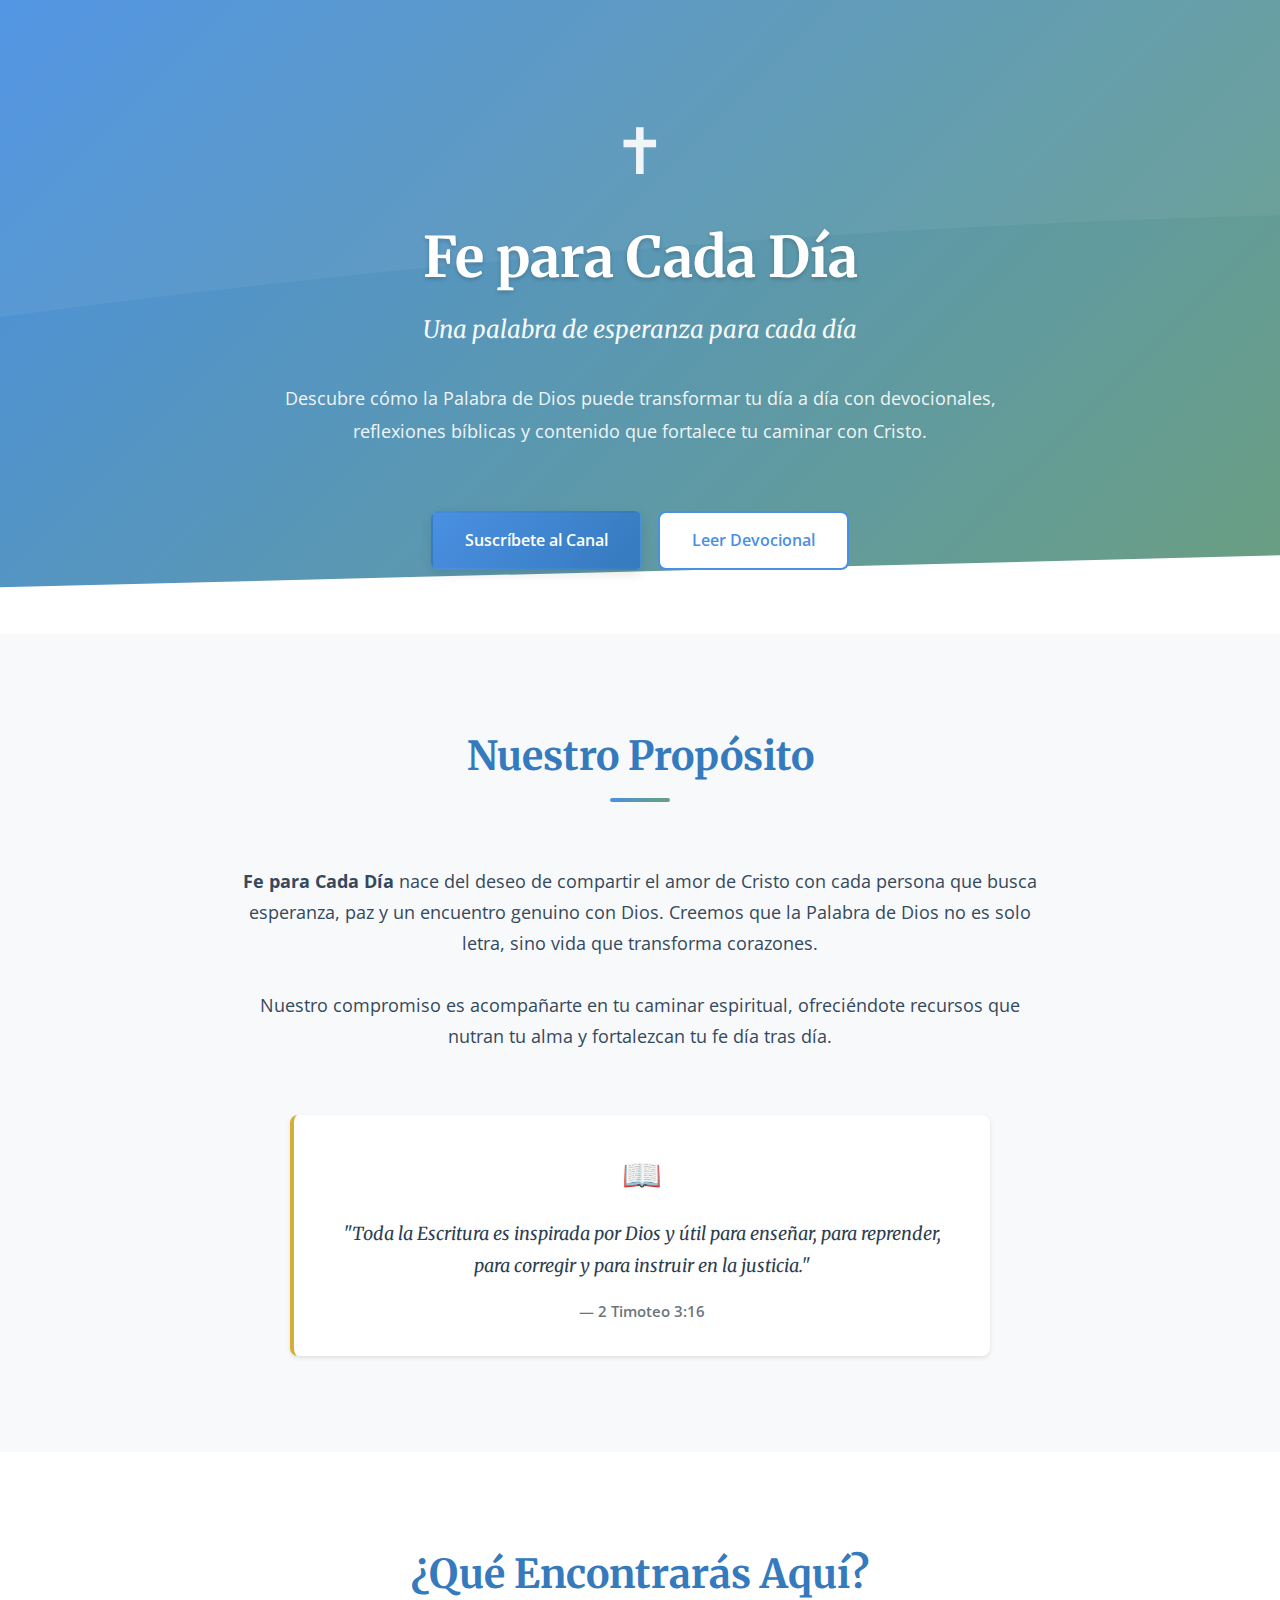
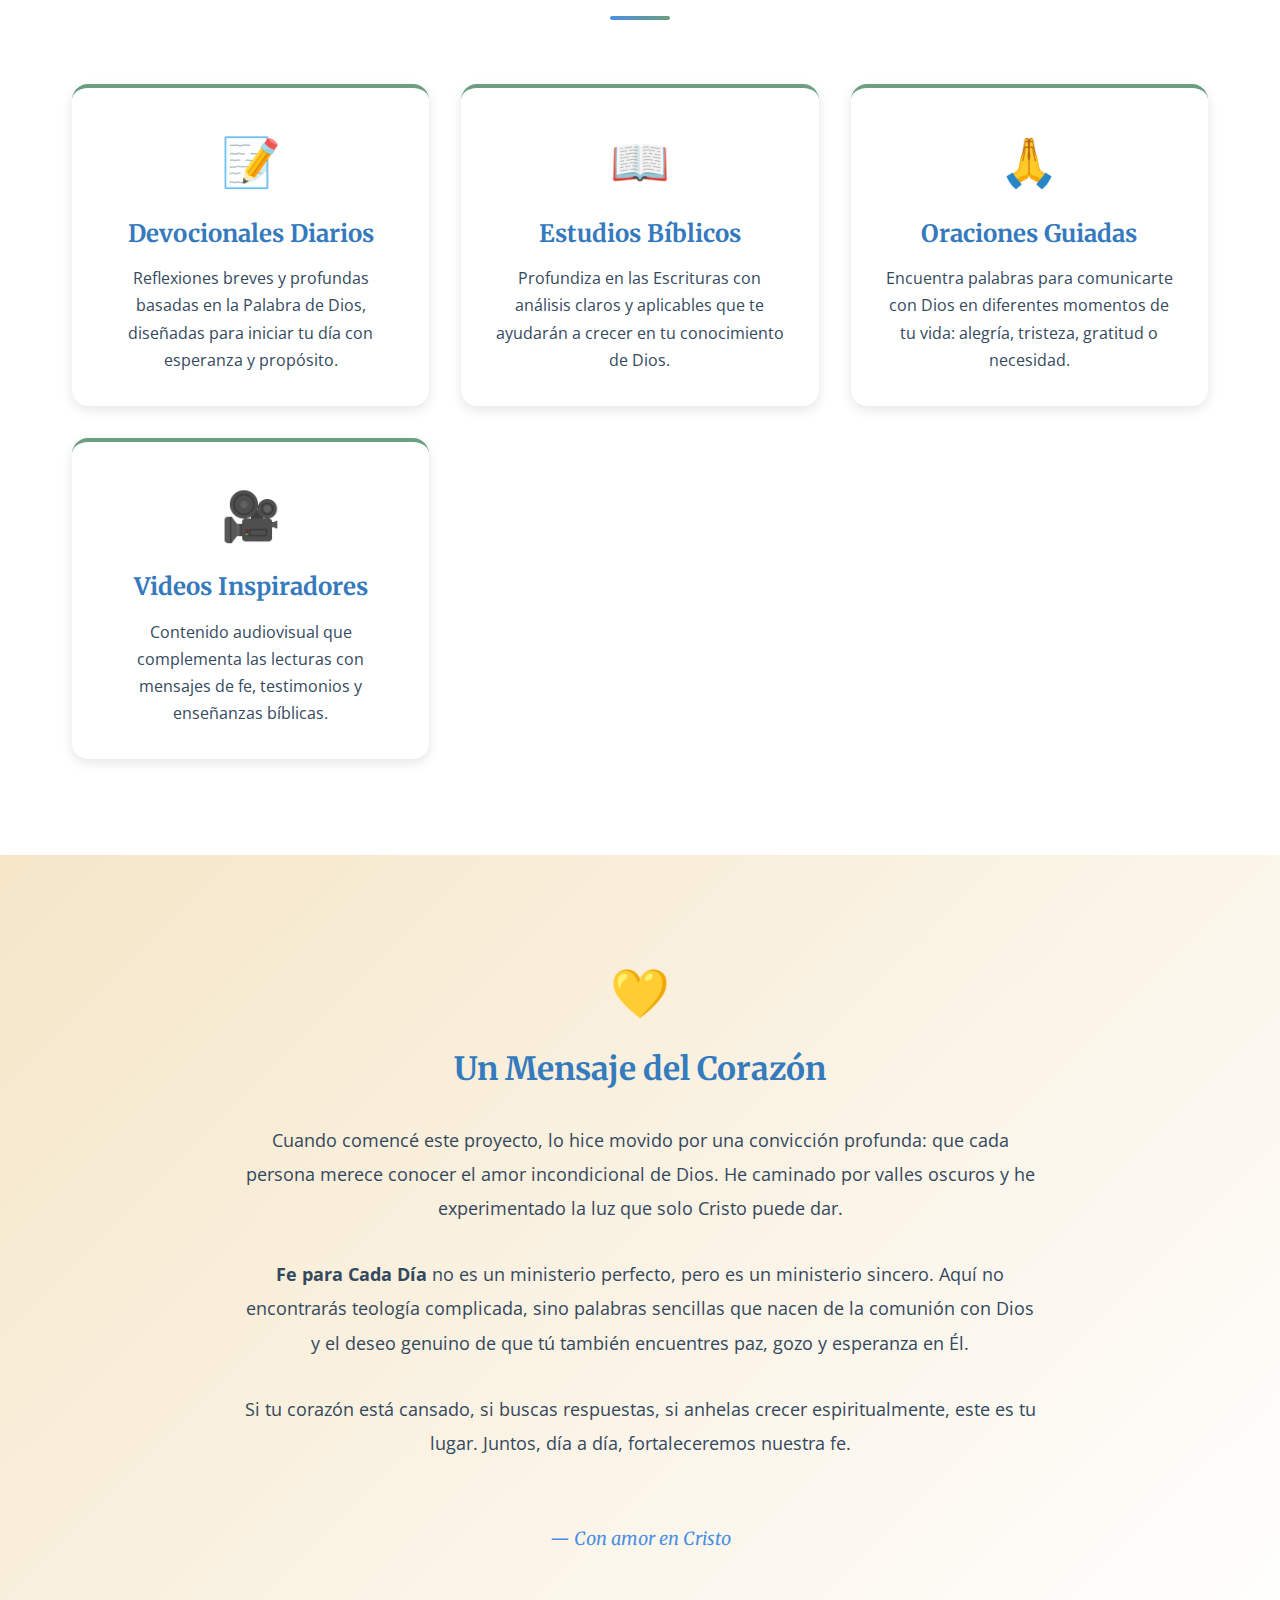
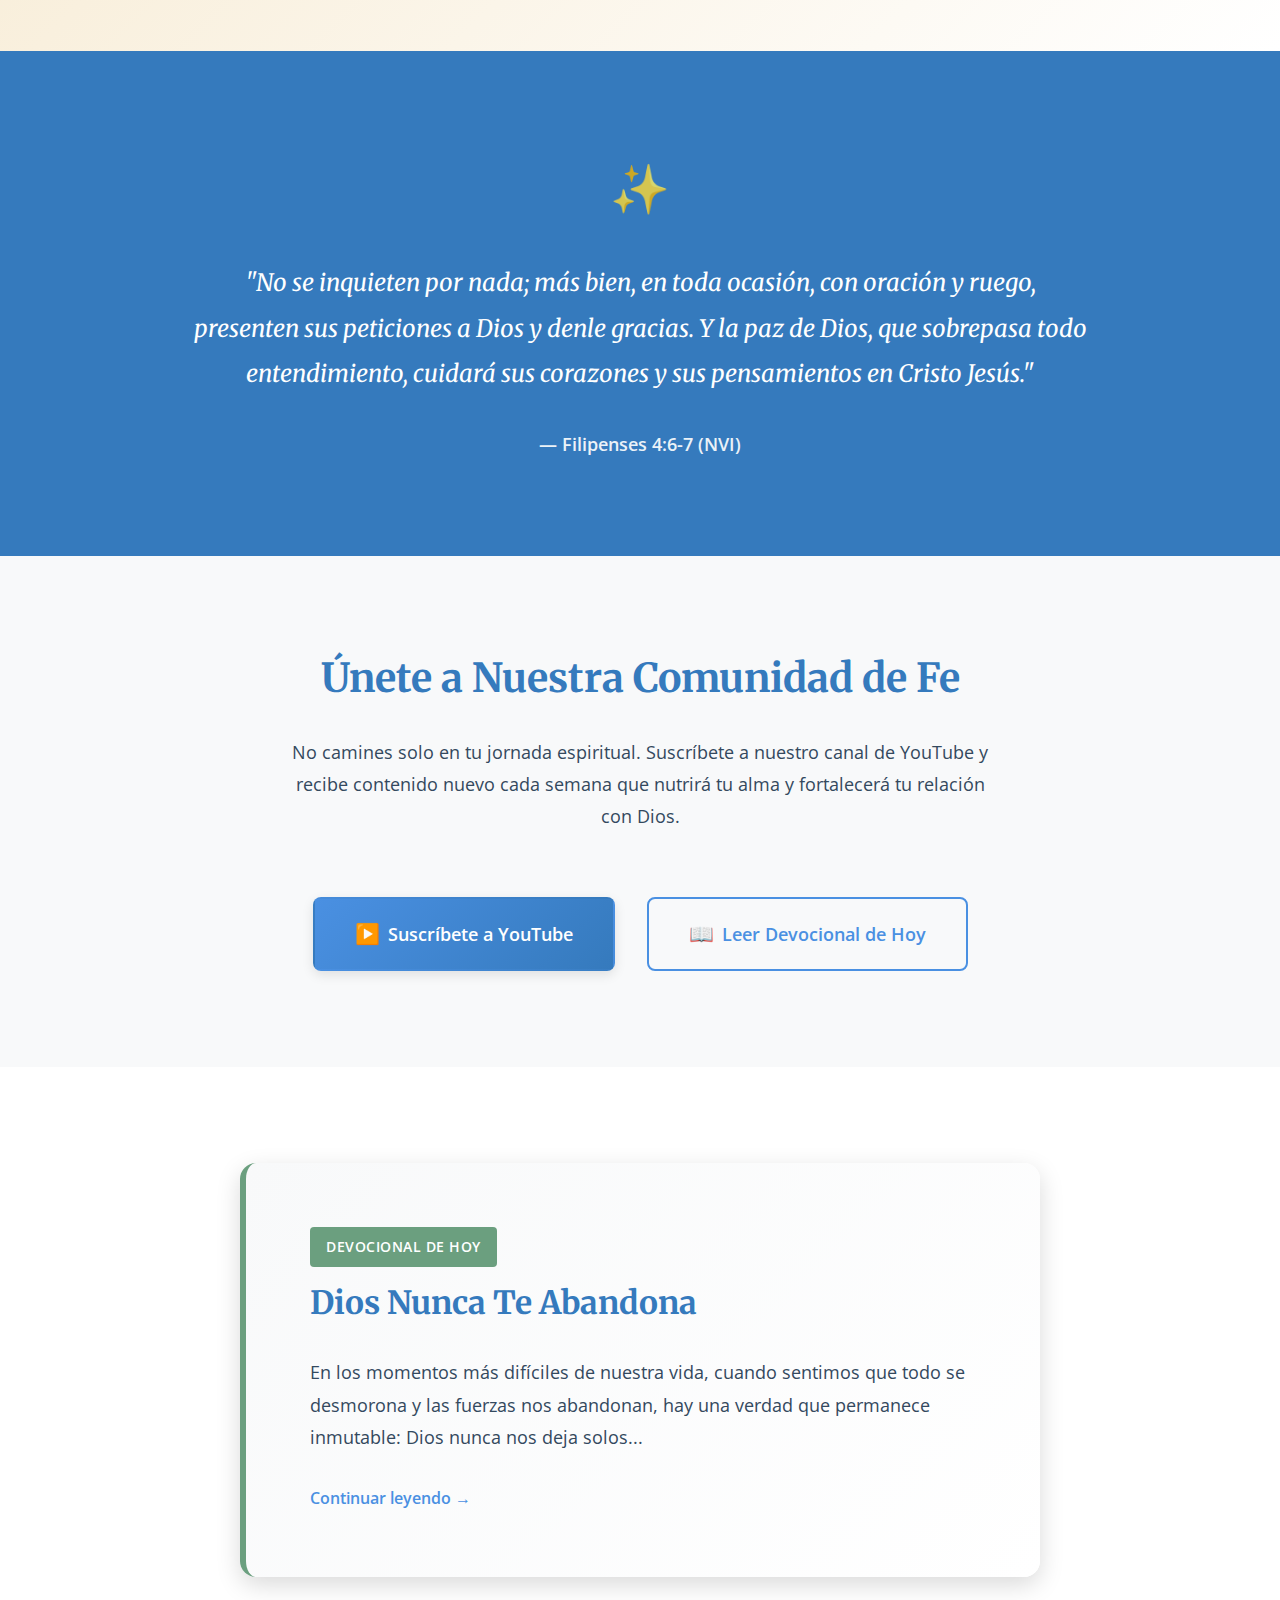
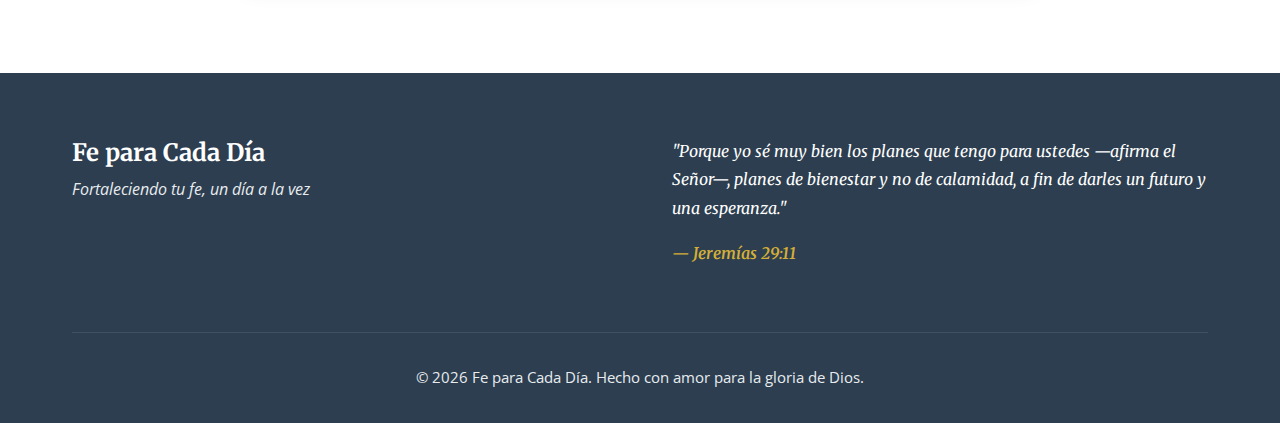
<file: index.html>
<!DOCTYPE html>
<html lang="es">
<head>
    <meta charset="UTF-8">
    <meta name="viewport" content="width=device-width, initial-scale=1.0">
    <meta name="description" content="Fe para Cada Día - Devocionales, reflexiones bíblicas y contenido que fortalece tu fe cristiana">
    <title>Fe para Cada Día | Una palabra de esperanza para cada día</title>
    <link rel="stylesheet" href="styles.css">
    <link rel="preconnect" href="https://fonts.googleapis.com">
    <link rel="preconnect" href="https://fonts.gstatic.com" crossorigin>
    <link href="https://fonts.googleapis.com/css2?family=Merriweather:wght@300;400;700&family=Open+Sans:wght@300;400;600;700&display=swap" rel="stylesheet">
</head>
<body>
    <!-- Hero Section -->
    <section class="hero">
        <div class="hero-content">
            <div class="hero-icon">✝</div>
            <h1 class="hero-title">Fe para Cada Día</h1>
            <p class="hero-subtitle">Una palabra de esperanza para cada día</p>
            <p class="hero-description">
                Descubre cómo la Palabra de Dios puede transformar tu día a día con devocionales, 
                reflexiones bíblicas y contenido que fortalece tu caminar con Cristo.
            </p>
            <div class="hero-ctas">
                <a href="#suscribirse" class="btn btn-primary">Suscríbete al Canal</a>
                <a href="#devocional" class="btn btn-secondary">Leer Devocional</a>
            </div>
        </div>
        <div class="hero-wave"></div>
    </section>

    <!-- Propósito Section -->
    <section class="purpose">
        <div class="container">
            <h2 class="section-title">Nuestro Propósito</h2>
            <p class="purpose-text">
                <strong>Fe para Cada Día</strong> nace del deseo de compartir el amor de Cristo con cada persona 
                que busca esperanza, paz y un encuentro genuino con Dios. Creemos que la Palabra de Dios 
                no es solo letra, sino vida que transforma corazones.
            </p>
            <p class="purpose-text">
                Nuestro compromiso es acompañarte en tu caminar espiritual, ofreciéndote recursos 
                que nutran tu alma y fortalezcan tu fe día tras día.
            </p>
            <div class="purpose-verse">
                <span class="verse-icon">📖</span>
                <p class="verse-text">
                    "Toda la Escritura es inspirada por Dios y útil para enseñar, para reprender, 
                    para corregir y para instruir en la justicia."
                </p>
                <p class="verse-reference">— 2 Timoteo 3:16</p>
            </div>
        </div>
    </section>

    <!-- Contenido Section -->
    <section class="content-section">
        <div class="container">
            <h2 class="section-title">¿Qué Encontrarás Aquí?</h2>
            <div class="content-grid">
                <div class="content-card">
                    <div class="card-icon">📝</div>
                    <h3>Devocionales Diarios</h3>
                    <p>
                        Reflexiones breves y profundas basadas en la Palabra de Dios, 
                        diseñadas para iniciar tu día con esperanza y propósito.
                    </p>
                </div>
                <div class="content-card">
                    <div class="card-icon">📖</div>
                    <h3>Estudios Bíblicos</h3>
                    <p>
                        Profundiza en las Escrituras con análisis claros y aplicables 
                        que te ayudarán a crecer en tu conocimiento de Dios.
                    </p>
                </div>
                <div class="content-card">
                    <div class="card-icon">🙏</div>
                    <h3>Oraciones Guiadas</h3>
                    <p>
                        Encuentra palabras para comunicarte con Dios en diferentes momentos 
                        de tu vida: alegría, tristeza, gratitud o necesidad.
                    </p>
                </div>
                <div class="content-card">
                    <div class="card-icon">🎥</div>
                    <h3>Videos Inspiradores</h3>
                    <p>
                        Contenido audiovisual que complementa las lecturas con mensajes 
                        de fe, testimonios y enseñanzas bíblicas.
                    </p>
                </div>
            </div>
        </div>
    </section>

    <!-- Testimonio Section -->
    <section class="testimony">
        <div class="container">
            <div class="testimony-content">
                <div class="testimony-icon">💛</div>
                <h2 class="testimony-title">Un Mensaje del Corazón</h2>
                <p class="testimony-text">
                    Cuando comencé este proyecto, lo hice movido por una convicción profunda: 
                    que cada persona merece conocer el amor incondicional de Dios. He caminado 
                    por valles oscuros y he experimentado la luz que solo Cristo puede dar.
                </p>
                <p class="testimony-text">
                    <strong>Fe para Cada Día</strong> no es un ministerio perfecto, pero es un ministerio 
                    sincero. Aquí no encontrarás teología complicada, sino palabras sencillas que nacen 
                    de la comunión con Dios y el deseo genuino de que tú también encuentres paz, gozo 
                    y esperanza en Él.
                </p>
                <p class="testimony-text">
                    Si tu corazón está cansado, si buscas respuestas, si anhelas crecer espiritualmente, 
                    este es tu lugar. Juntos, día a día, fortaleceremos nuestra fe.
                </p>
                <p class="testimony-signature">— Con amor en Cristo</p>
            </div>
        </div>
    </section>

    <!-- Versículo Destacado Section -->
    <section class="featured-verse">
        <div class="container">
            <div class="verse-box">
                <div class="verse-decoration">✨</div>
                <p class="featured-verse-text">
                    "No se inquieten por nada; más bien, en toda ocasión, con oración y ruego, 
                    presenten sus peticiones a Dios y denle gracias. Y la paz de Dios, que sobrepasa 
                    todo entendimiento, cuidará sus corazones y sus pensamientos en Cristo Jesús."
                </p>
                <p class="featured-verse-reference">— Filipenses 4:6-7 (NVI)</p>
            </div>
        </div>
    </section>

    <!-- CTA Section -->
    <section class="cta-section" id="suscribirse">
        <div class="container">
            <h2 class="cta-title">Únete a Nuestra Comunidad de Fe</h2>
            <p class="cta-description">
                No camines solo en tu jornada espiritual. Suscríbete a nuestro canal de YouTube 
                y recibe contenido nuevo cada semana que nutrirá tu alma y fortalecerá tu relación con Dios.
            </p>
            <div class="cta-buttons">
                <a href="https://youtube.com/@TuCanal" target="_blank" class="btn btn-primary btn-large">
                    <span class="btn-icon">▶️</span>
                    Suscríbete a YouTube
                </a>
                <a href="#devocional" class="btn btn-outline btn-large">
                    <span class="btn-icon">📖</span>
                    Leer Devocional de Hoy
                </a>
            </div>
        </div>
    </section>

    <!-- Devocional Preview Section -->
    <section class="devocional-preview" id="devocional">
        <div class="container">
            <div class="devocional-box">
                <span class="devocional-label">Devocional de Hoy</span>
                <h3 class="devocional-title">Dios Nunca Te Abandona</h3>
                <p class="devocional-excerpt">
                    En los momentos más difíciles de nuestra vida, cuando sentimos que todo se desmorona 
                    y las fuerzas nos abandonan, hay una verdad que permanece inmutable: Dios nunca nos deja solos...
                </p>
                <a href="#" class="btn btn-text">Continuar leyendo →</a>
            </div>
        </div>
    </section>

    <!-- Footer -->
    <footer class="footer">
        <div class="container">
            <div class="footer-content">
                <div class="footer-brand">
                    <h3>Fe para Cada Día</h3>
                    <p>Fortaleciendo tu fe, un día a la vez</p>
                </div>
                <div class="footer-message">
                    <p>
                        "Porque yo sé muy bien los planes que tengo para ustedes —afirma el Señor—, 
                        planes de bienestar y no de calamidad, a fin de darles un futuro y una esperanza."
                    </p>
                    <p class="footer-verse">— Jeremías 29:11</p>
                </div>
            </div>
            <div class="footer-bottom">
                <p>&copy; 2026 Fe para Cada Día. Hecho con amor para la gloria de Dios.</p>
            </div>
        </div>
    </footer>
</body>
</html>
</file>
<file: styles.css>
/* ===================================
   Variables y Reset
   =================================== */
:root {
    /* Colores principales */
    --color-primary: #4A90E2;        /* Azul sereno */
    --color-primary-dark: #357ABD;   /* Azul oscuro */
    --color-secondary: #6B9F7F;      /* Verde esperanza */
    --color-accent: #D4AF37;         /* Dorado suave */
    --color-accent-light: #F5E6C8;   /* Dorado muy claro */
    
    /* Colores neutros */
    --color-white: #FFFFFF;
    --color-light: #F8F9FA;
    --color-gray-light: #E9ECEF;
    --color-gray: #6C757D;
    --color-dark: #2C3E50;
    --color-text: #34495E;
    
    /* Tipografía */
    --font-primary: 'Open Sans', sans-serif;
    --font-heading: 'Merriweather', serif;
    
    /* Espaciado */
    --spacing-xs: 0.5rem;
    --spacing-sm: 1rem;
    --spacing-md: 2rem;
    --spacing-lg: 4rem;
    --spacing-xl: 6rem;
    
    /* Sombras */
    --shadow-sm: 0 2px 4px rgba(0, 0, 0, 0.1);
    --shadow-md: 0 4px 12px rgba(0, 0, 0, 0.1);
    --shadow-lg: 0 8px 24px rgba(0, 0, 0, 0.15);
    
    /* Bordes */
    --radius-sm: 4px;
    --radius-md: 8px;
    --radius-lg: 16px;
}

* {
    margin: 0;
    padding: 0;
    box-sizing: border-box;
}

body {
    font-family: var(--font-primary);
    color: var(--color-text);
    line-height: 1.7;
    background-color: var(--color-white);
}

.container {
    max-width: 1200px;
    margin: 0 auto;
    padding: 0 var(--spacing-md);
}

/* ===================================
   Tipografía
   =================================== */
h1, h2, h3, h4, h5, h6 {
    font-family: var(--font-heading);
    color: var(--color-dark);
    line-height: 1.3;
    margin-bottom: var(--spacing-sm);
}

.section-title {
    font-size: 2.5rem;
    text-align: center;
    margin-bottom: var(--spacing-lg);
    color: var(--color-primary-dark);
    position: relative;
}

.section-title::after {
    content: '';
    display: block;
    width: 60px;
    height: 4px;
    background: linear-gradient(90deg, var(--color-primary), var(--color-secondary));
    margin: var(--spacing-sm) auto 0;
    border-radius: 2px;
}

/* ===================================
   Botones
   =================================== */
.btn {
    display: inline-flex;
    align-items: center;
    gap: var(--spacing-xs);
    padding: 0.875rem 2rem;
    font-family: var(--font-primary);
    font-size: 1rem;
    font-weight: 600;
    text-decoration: none;
    border-radius: var(--radius-md);
    transition: all 0.3s ease;
    cursor: pointer;
    border: 2px solid transparent;
    text-align: center;
}

.btn-primary {
    background: linear-gradient(135deg, var(--color-primary), var(--color-primary-dark));
    color: var(--color-white);
    box-shadow: var(--shadow-md);
}

.btn-primary:hover {
    transform: translateY(-2px);
    box-shadow: var(--shadow-lg);
}

.btn-secondary {
    background: var(--color-white);
    color: var(--color-primary);
    border-color: var(--color-primary);
}

.btn-secondary:hover {
    background: var(--color-primary);
    color: var(--color-white);
}

.btn-outline {
    background: transparent;
    color: var(--color-primary);
    border-color: var(--color-primary);
}

.btn-outline:hover {
    background: var(--color-primary);
    color: var(--color-white);
}

.btn-large {
    padding: 1.125rem 2.5rem;
    font-size: 1.125rem;
}

.btn-text {
    padding: 0;
    background: transparent;
    color: var(--color-primary);
    border: none;
    box-shadow: none;
    font-weight: 600;
}

.btn-text:hover {
    color: var(--color-primary-dark);
    transform: translateX(4px);
}

.btn-icon {
    font-size: 1.25rem;
}

/* ===================================
   Hero Section
   =================================== */
.hero {
    position: relative;
    background: linear-gradient(135deg, #4A90E2 0%, #6B9F7F 100%);
    color: var(--color-white);
    padding: var(--spacing-xl) var(--spacing-md) var(--spacing-lg);
    text-align: center;
    overflow: hidden;
}

.hero::before {
    content: '';
    position: absolute;
    top: 0;
    left: 0;
    right: 0;
    bottom: 0;
    background: url('data:image/svg+xml,<svg xmlns="http://www.w3.org/2000/svg" viewBox="0 0 1200 120" opacity="0.1"><path fill="%23ffffff" d="M0,0 L1200,0 L1200,60 Q900,100 600,60 T0,60 Z"/></svg>');
    background-size: cover;
    opacity: 0.5;
}

.hero-content {
    position: relative;
    z-index: 1;
    max-width: 800px;
    margin: 0 auto;
}

.hero-icon {
    font-size: 4rem;
    margin-bottom: var(--spacing-sm);
    opacity: 0.9;
}

.hero-title {
    font-size: 3.5rem;
    font-weight: 700;
    color: var(--color-white);
    margin-bottom: var(--spacing-sm);
    text-shadow: 0 2px 4px rgba(0, 0, 0, 0.2);
}

.hero-subtitle {
    font-size: 1.5rem;
    font-family: var(--font-heading);
    font-style: italic;
    margin-bottom: var(--spacing-md);
    opacity: 0.95;
}

.hero-description {
    font-size: 1.125rem;
    line-height: 1.8;
    margin-bottom: var(--spacing-lg);
    opacity: 0.9;
}

.hero-ctas {
    display: flex;
    gap: var(--spacing-sm);
    justify-content: center;
    flex-wrap: wrap;
}

.hero-wave {
    position: absolute;
    bottom: -1px;
    left: 0;
    width: 100%;
    height: 80px;
    background: var(--color-white);
    clip-path: polygon(0 40%, 100% 0, 100% 100%, 0 100%);
}

/* ===================================
   Purpose Section
   =================================== */
.purpose {
    padding: var(--spacing-xl) var(--spacing-md);
    background: var(--color-light);
}

.purpose-text {
    max-width: 800px;
    margin: 0 auto var(--spacing-md);
    font-size: 1.125rem;
    text-align: center;
    color: var(--color-text);
}

.purpose-verse {
    max-width: 700px;
    margin: var(--spacing-lg) auto 0;
    padding: var(--spacing-md);
    background: var(--color-white);
    border-left: 4px solid var(--color-accent);
    border-radius: var(--radius-md);
    box-shadow: var(--shadow-sm);
    text-align: center;
}

.verse-icon {
    font-size: 2rem;
    display: block;
    margin-bottom: var(--spacing-sm);
}

.verse-text {
    font-family: var(--font-heading);
    font-size: 1.125rem;
    font-style: italic;
    color: var(--color-dark);
    margin-bottom: var(--spacing-sm);
    line-height: 1.8;
}

.verse-reference {
    font-size: 0.95rem;
    color: var(--color-gray);
    font-weight: 600;
}

/* ===================================
   Content Section
   =================================== */
.content-section {
    padding: var(--spacing-xl) var(--spacing-md);
    background: var(--color-white);
}

.content-grid {
    display: grid;
    grid-template-columns: repeat(auto-fit, minmax(280px, 1fr));
    gap: var(--spacing-md);
    margin-top: var(--spacing-lg);
}

.content-card {
    background: var(--color-white);
    padding: var(--spacing-md);
    border-radius: var(--radius-lg);
    box-shadow: var(--shadow-md);
    text-align: center;
    transition: transform 0.3s ease, box-shadow 0.3s ease;
    border-top: 4px solid var(--color-secondary);
}

.content-card:hover {
    transform: translateY(-8px);
    box-shadow: var(--shadow-lg);
}

.card-icon {
    font-size: 3rem;
    margin-bottom: var(--spacing-sm);
}

.content-card h3 {
    font-size: 1.5rem;
    color: var(--color-primary-dark);
    margin-bottom: var(--spacing-sm);
}

.content-card p {
    color: var(--color-text);
    line-height: 1.7;
}

/* ===================================
   Testimony Section
   =================================== */
.testimony {
    padding: var(--spacing-xl) var(--spacing-md);
    background: linear-gradient(135deg, var(--color-accent-light) 0%, var(--color-white) 100%);
}

.testimony-content {
    max-width: 800px;
    margin: 0 auto;
    text-align: center;
}

.testimony-icon {
    font-size: 3rem;
    margin-bottom: var(--spacing-sm);
}

.testimony-title {
    font-size: 2rem;
    color: var(--color-primary-dark);
    margin-bottom: var(--spacing-md);
}

.testimony-text {
    font-size: 1.125rem;
    line-height: 1.9;
    margin-bottom: var(--spacing-md);
    color: var(--color-text);
}

.testimony-signature {
    font-family: var(--font-heading);
    font-style: italic;
    font-size: 1.125rem;
    color: var(--color-primary);
    margin-top: var(--spacing-lg);
}

/* ===================================
   Featured Verse Section
   =================================== */
.featured-verse {
    padding: var(--spacing-xl) var(--spacing-md);
    background: var(--color-primary-dark);
    color: var(--color-white);
}

.verse-box {
    max-width: 900px;
    margin: 0 auto;
    text-align: center;
}

.verse-decoration {
    font-size: 3rem;
    margin-bottom: var(--spacing-md);
    opacity: 0.8;
}

.featured-verse-text {
    font-family: var(--font-heading);
    font-size: 1.5rem;
    line-height: 1.9;
    font-style: italic;
    margin-bottom: var(--spacing-md);
}

.featured-verse-reference {
    font-size: 1.125rem;
    opacity: 0.9;
    font-weight: 600;
}

/* ===================================
   CTA Section
   =================================== */
.cta-section {
    padding: var(--spacing-xl) var(--spacing-md);
    background: var(--color-light);
    text-align: center;
}

.cta-title {
    font-size: 2.5rem;
    color: var(--color-primary-dark);
    margin-bottom: var(--spacing-md);
}

.cta-description {
    max-width: 700px;
    margin: 0 auto var(--spacing-lg);
    font-size: 1.125rem;
    color: var(--color-text);
    line-height: 1.8;
}

.cta-buttons {
    display: flex;
    gap: var(--spacing-md);
    justify-content: center;
    flex-wrap: wrap;
}

/* ===================================
   Devocional Preview Section
   =================================== */
.devocional-preview {
    padding: var(--spacing-xl) var(--spacing-md);
    background: var(--color-white);
}

.devocional-box {
    max-width: 800px;
    margin: 0 auto;
    padding: var(--spacing-lg);
    background: linear-gradient(135deg, var(--color-light) 0%, var(--color-white) 100%);
    border-radius: var(--radius-lg);
    border-left: 6px solid var(--color-secondary);
    box-shadow: var(--shadow-lg);
}

.devocional-label {
    display: inline-block;
    padding: 0.5rem 1rem;
    background: var(--color-secondary);
    color: var(--color-white);
    border-radius: var(--radius-sm);
    font-size: 0.875rem;
    font-weight: 600;
    text-transform: uppercase;
    letter-spacing: 0.5px;
    margin-bottom: var(--spacing-sm);
}

.devocional-title {
    font-size: 2rem;
    color: var(--color-primary-dark);
    margin-bottom: var(--spacing-md);
}

.devocional-excerpt {
    font-size: 1.125rem;
    line-height: 1.8;
    color: var(--color-text);
    margin-bottom: var(--spacing-md);
}

/* ===================================
   Footer
   =================================== */
.footer {
    background: var(--color-dark);
    color: var(--color-white);
    padding: var(--spacing-lg) var(--spacing-md) var(--spacing-md);
}

.footer-content {
    display: grid;
    grid-template-columns: repeat(auto-fit, minmax(300px, 1fr));
    gap: var(--spacing-lg);
    margin-bottom: var(--spacing-lg);
}

.footer-brand h3 {
    color: var(--color-white);
    font-size: 1.5rem;
    margin-bottom: var(--spacing-xs);
}

.footer-brand p {
    color: var(--color-gray-light);
    font-style: italic;
}

.footer-message {
    font-family: var(--font-heading);
    font-style: italic;
    line-height: 1.8;
}

.footer-verse {
    margin-top: var(--spacing-sm);
    color: var(--color-accent);
    font-weight: 600;
}

.footer-bottom {
    text-align: center;
    padding-top: var(--spacing-md);
    border-top: 1px solid rgba(255, 255, 255, 0.1);
    color: var(--color-gray-light);
    font-size: 0.95rem;
}

/* ===================================
   Responsive Design
   =================================== */
@media (max-width: 768px) {
    .hero-title {
        font-size: 2.5rem;
    }
    
    .hero-subtitle {
        font-size: 1.25rem;
    }
    
    .hero-description {
        font-size: 1rem;
    }
    
    .section-title {
        font-size: 2rem;
    }
    
    .hero-ctas,
    .cta-buttons {
        flex-direction: column;
    }
    
    .btn {
        width: 100%;
        justify-content: center;
    }
    
    .content-grid {
        grid-template-columns: 1fr;
    }
    
    .featured-verse-text {
        font-size: 1.25rem;
    }
    
    .devocional-title {
        font-size: 1.5rem;
    }
}

@media (max-width: 480px) {
    :root {
        --spacing-lg: 3rem;
        --spacing-xl: 4rem;
    }
    
    .hero-title {
        font-size: 2rem;
    }
    
    .section-title {
        font-size: 1.75rem;
    }
}

/* ===================================
   Animaciones y efectos especiales
   =================================== */
@keyframes fadeIn {
    from {
        opacity: 0;
        transform: translateY(20px);
    }
    to {
        opacity: 1;
        transform: translateY(0);
    }
}

.hero-content,
.section-title,
.content-card,
.testimony-content {
    animation: fadeIn 0.8s ease-out;
}
</file>
